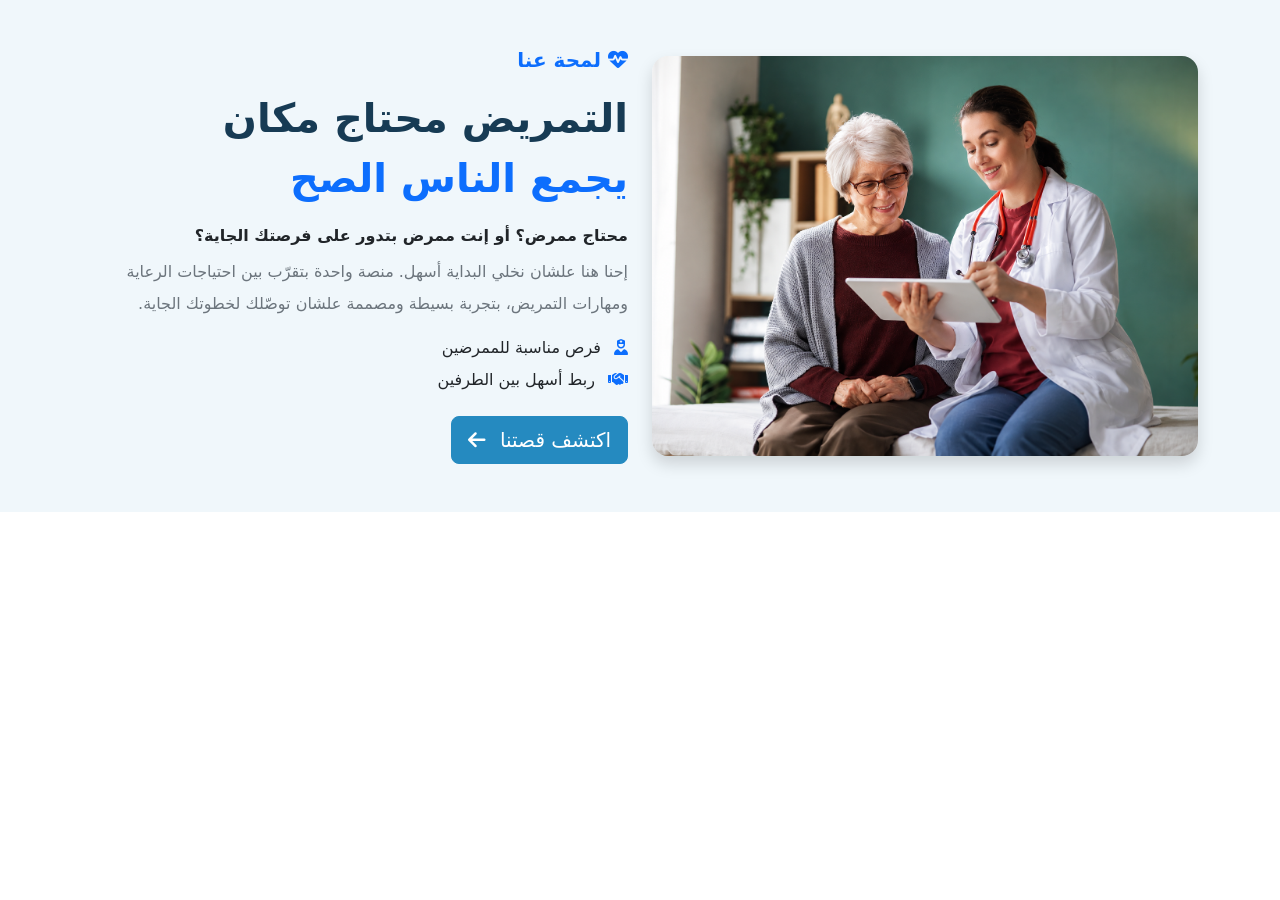
<file: about-us-section.html>
<!DOCTYPE html>
<html lang="en">
<head>
    <meta charset="UTF-8">
    <meta name="viewport" content="width=device-width, initial-scale=1.0">
    <link rel="preconnect" href="https://fonts.googleapis.com">
    <link rel="preconnect" href="https://fonts.gstatic.com" crossorigin>
    <link href="https://fonts.googleapis.com/css2?family=Lalezar&family=Libre+Caslon+Condensed:ital,wght@0,400..700;1,400..700&family=Marhey:wght@300..700&family=Rubik:ital,wght@0,300..900;1,300..900&display=swap" rel="stylesheet">
    <link rel="stylesheet" href="https://cdnjs.cloudflare.com/ajax/libs/font-awesome/6.7.2/css/all.min.css">
    <link rel="stylesheet" href="https://cdn.jsdelivr.net/npm/bootstrap@5.3.8/dist/css/bootstrap.min.css" integrity="sha384-sRIl4kxILFvY47J16cr9ZwB07vP4J8+LH7qKQnuqkuIAvNWLzeN8tE5YBujZqJLB" crossorigin="anonymous">
    <link rel="stylesheet" href="./css.css">
    <title>Nurse Web</title>
</head>
<body>

  <section id="about" class="py-5" dir="rtl">

  <div class="container">
  <div class="row align-items-center g-4">   
  <div class="col-12 col-md-6">
  <img src="./about us.png" class="img-fluid rounded-4 shadow" alt="عن منصة التمريض">
  </div>

  <div class="col-12 col-md-6 text-end">
  <h5 class="text-primary fw-bold mb-3"> <i class="fa-solid fa-heart-pulse"> </i> لمحة عنا</h5>
  <h1 class="fw-bold lh-base mb-3"> 
   التمريض محتاج مكان
  <span class="text-primary d-block">
   يجمع الناس الصح
  </span>
  </h1>

  <p class="fw-semibold mb-2"> محتاج ممرض؟ أو إنت ممرض بتدور على فرصتك الجاية؟ </p>

  <p class="text-secondary lh-lg">
   إحنا هنا علشان نخلي البداية أسهل.
   منصة واحدة بتقرّب بين احتياجات الرعاية
   ومهارات التمريض، بتجربة بسيطة ومصممة
   علشان توصّلك لخطوتك الجاية.
  </p>

  <div class="d-flex flex-column gap-2 mb-4">
    
  <span>
  <i class="fa-solid fa-user-nurse text-primary ms-2"></i>
  فرص مناسبة للممرضين
  </span>

  <span>
  <i class="fa-solid fa-handshake text-primary ms-2"></i>
   ربط أسهل بين الطرفين
  </span>
  </div>

  <a href="./Pages/AboutPage.html" class="btn btn-primary btn-lg rounded-3">
   اكتشف قصتنا
  <i class="fa-solid fa-arrow-left me-2"></i>
  </a>

  </div>
  </div>
  </div>
  </section>

</body>
</html>
</file>
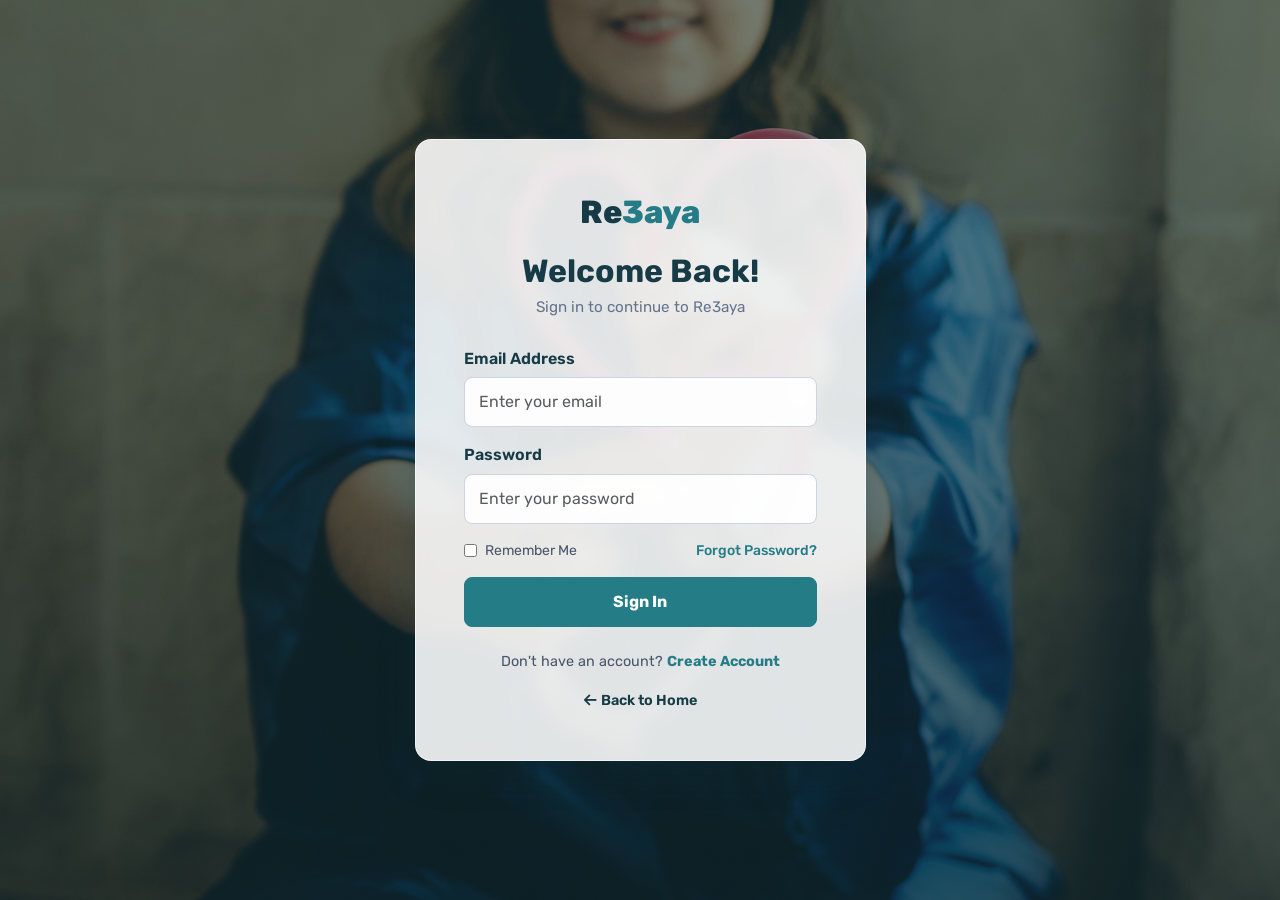
<file: pages/login.html>
<!DOCTYPE html>
<html lang="en" dir="ltr">
<head>
  <meta charset="UTF-8">
  <meta name="viewport" content="width=device-width, initial-scale=1.0">
  <title>Sign In | Re3aya</title>

  <!-- Google Fonts -->
  <link rel="preconnect" href="https://fonts.googleapis.com">
  <link rel="preconnect" href="https://fonts.gstatic.com" crossorigin>
  <link href="https://fonts.googleapis.com/css2?family=Rubik:wght@400;500;600;700;800&display=swap" rel="stylesheet">

  <!-- Font Awesome -->
  <link rel="stylesheet" href="https://cdnjs.cloudflare.com/ajax/libs/font-awesome/6.7.2/css/all.min.css">

  <!-- Bootstrap 5 -->
  <link href="https://cdn.jsdelivr.net/npm/bootstrap@5.3.8/dist/css/bootstrap.min.css" rel="stylesheet">

  <!-- Custom CSS -->
  <link rel="stylesheet" href="../css/login.css">
</head>
<body>

  <div class="container">
    <div class="row justify-content-center">
      <div class="col-12 col-sm-10 col-md-8 col-lg-5">
        <div class="login-container card p-4 p-sm-5 text-center text-md-start">

          <a href="../index.html" class="logo">
            Re<span>3aya</span>
          </a>

          <h2>Welcome Back!</h2>
          <p class="subtitle">Sign in to continue to Re3aya</p>

          <form action="../index.html" method="get" class="row g-3">

            <div class="col-12">
              <label for="email" class="form-label">Email Address</label>
              <input type="email"
                     id="email"
                     name="email"
                     class="form-control text-center text-md-start"
                     placeholder="Enter your email"
                     autocomplete="email"
                     required>
            </div>

            <div class="col-12">
              <label for="password" class="form-label">Password</label>
              <input type="password"
                     id="password"
                     name="password"
                     class="form-control text-center text-md-start"
                     placeholder="Enter your password"
                     autocomplete="current-password"
                     required>
            </div>

            <div class="col-12">
              <div class="options d-flex flex-wrap justify-content-between align-items-center gap-2">
                <label class="remember d-flex align-items-center gap-2 mb-0">
                  <input type="checkbox" name="remember">
                  <span>Remember Me</span>
                </label>
                <a href="#" class="forgot">Forgot Password?</a>
              </div>
            </div>

            <div class="col-12 mt-3">
              <button type="submit" class="btn btn-primary w-100">
                Sign In
              </button>
            </div>

          </form>

          <p class="signup-link mb-2">
            Don't have an account?
            <a href="signin.html">Create Account</a>
          </p>

          <div class="text-center mt-2">
            <a href="../index.html" class="home-link">
              <i class="fa-solid fa-arrow-left me-1"></i>Back to Home
            </a>
          </div>

        </div>
      </div>
    </div>
  </div>

</body>
</html>
</file>
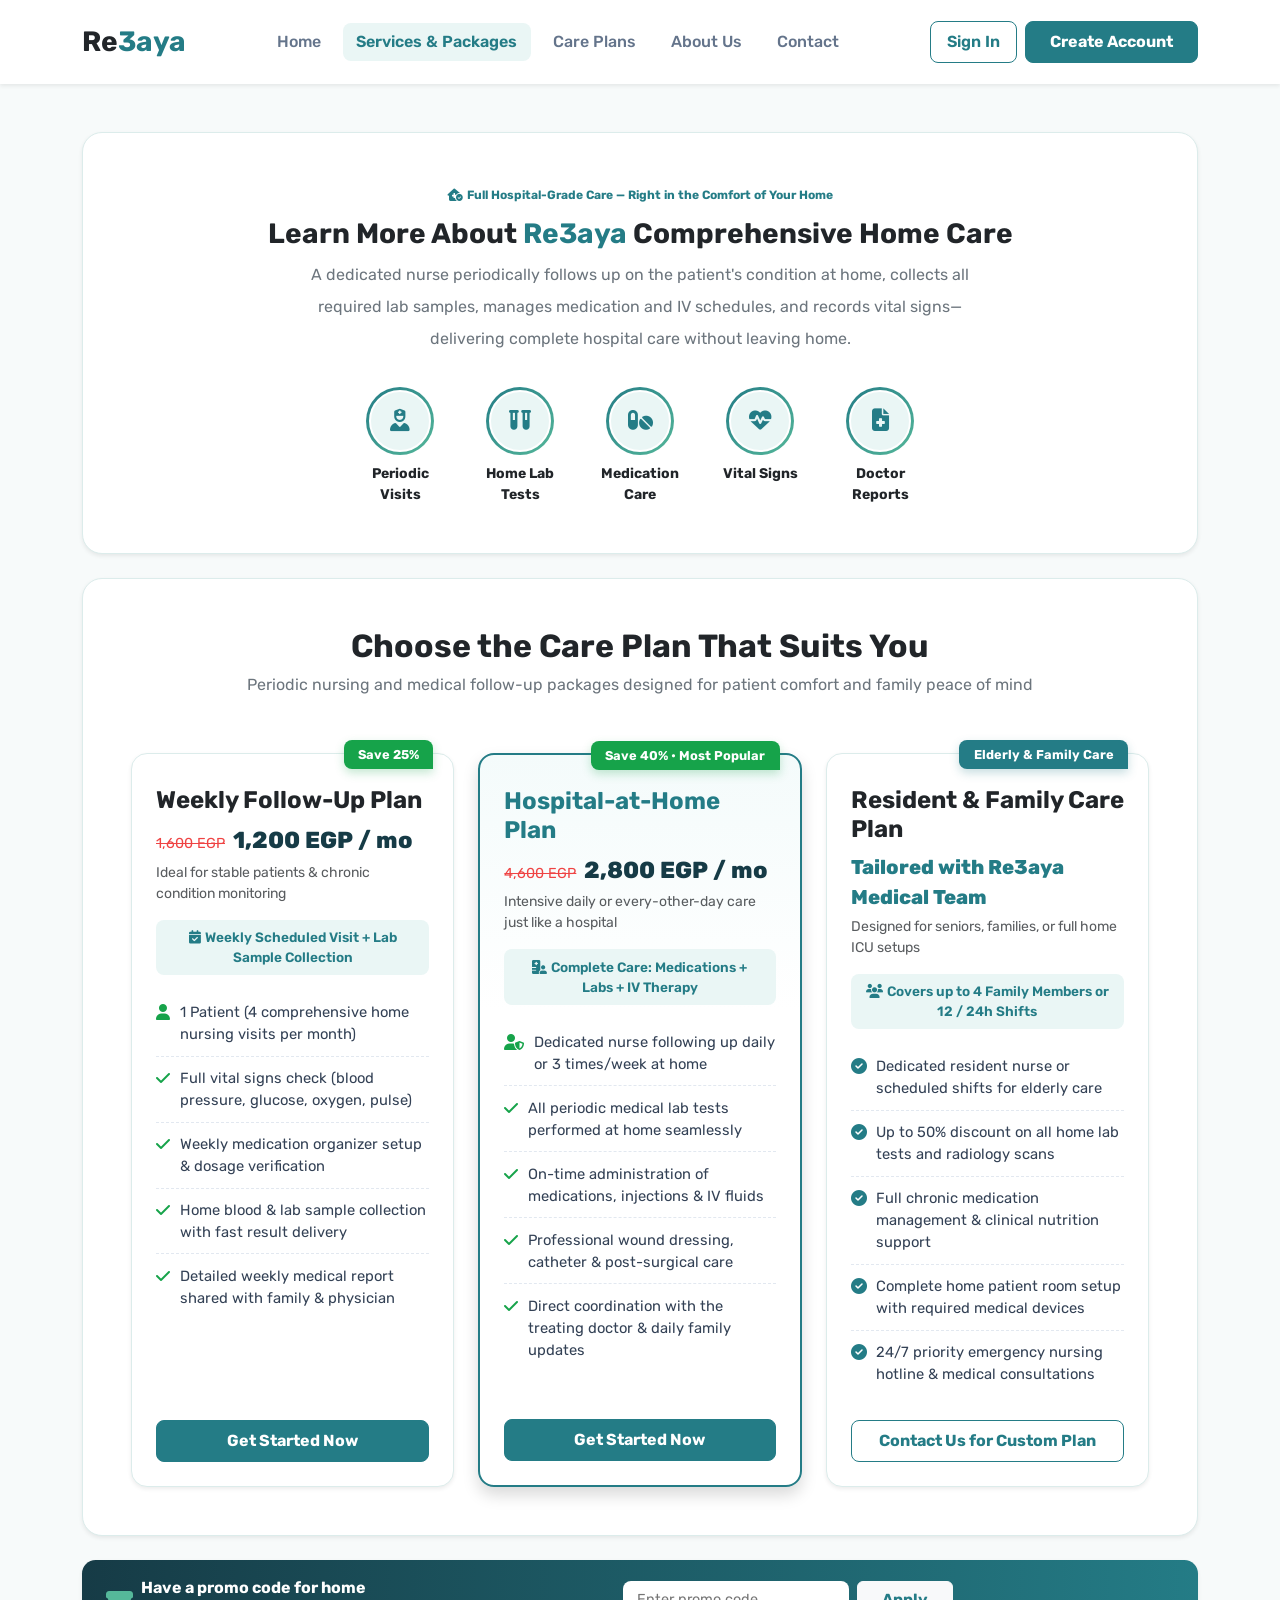
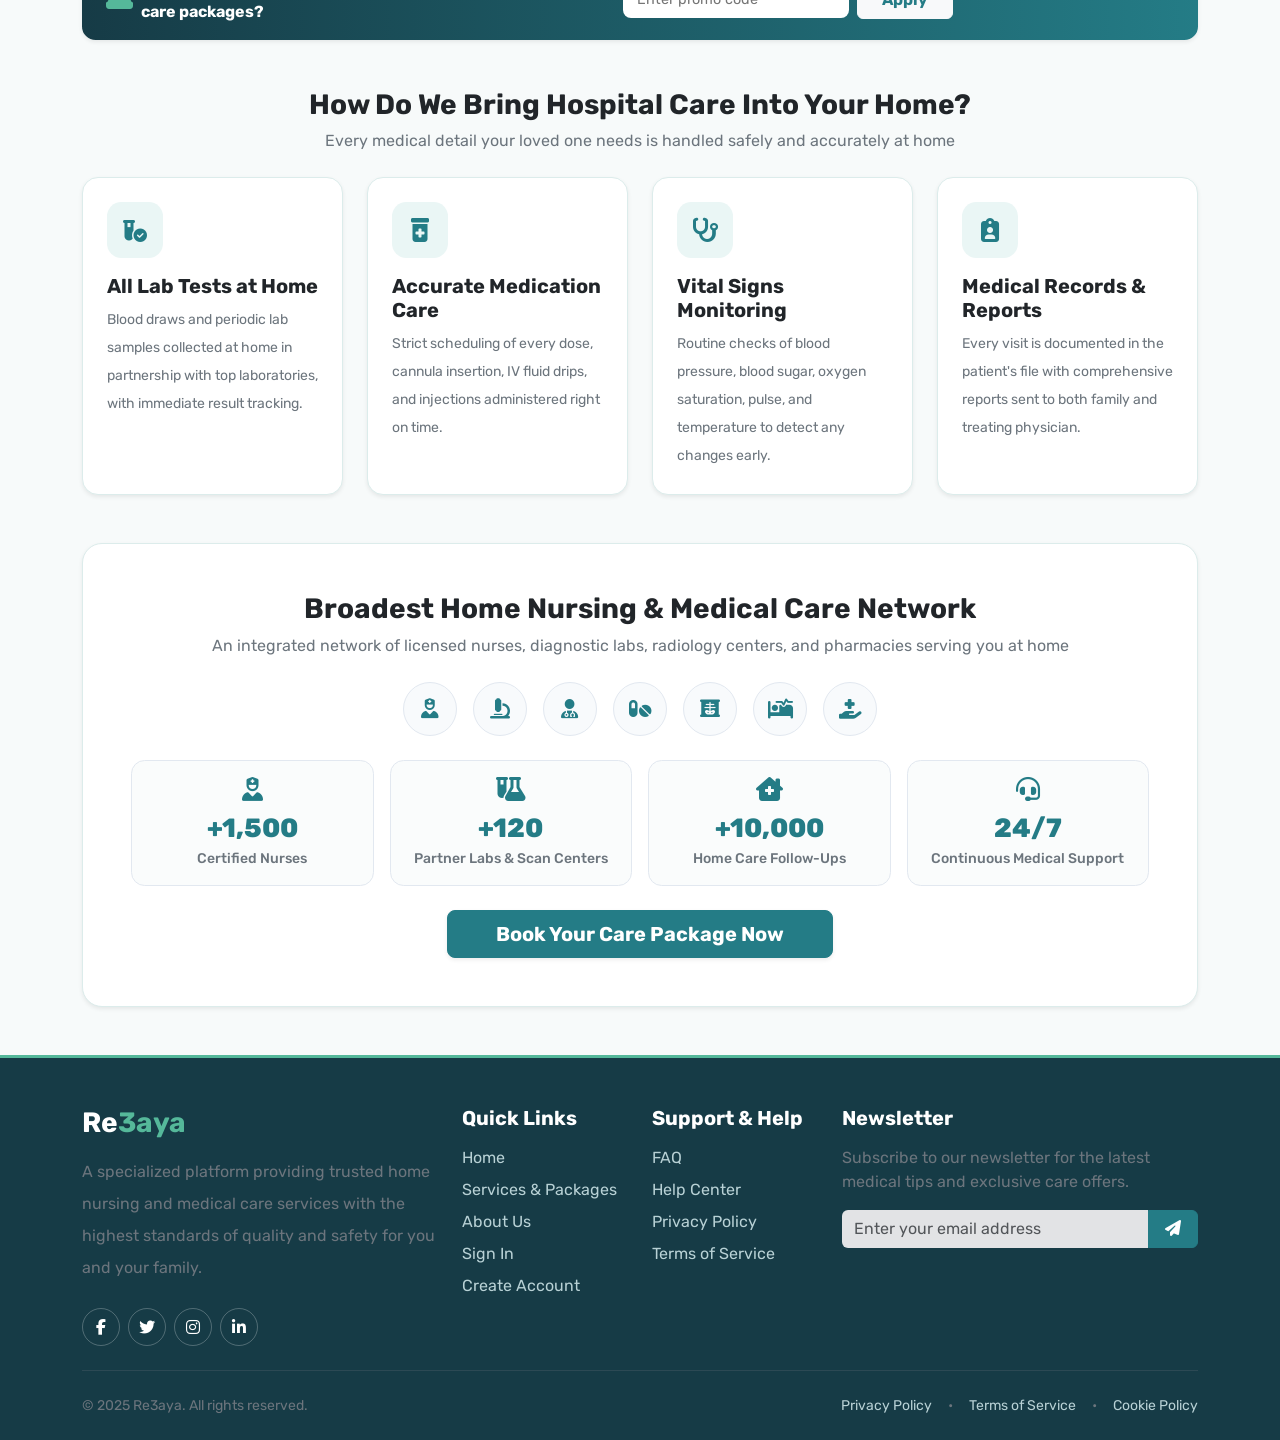
<file: pages/services.html>
<!DOCTYPE html>
<html lang="en" dir="ltr">
<head>
  <meta charset="UTF-8">
  <meta name="viewport" content="width=device-width, initial-scale=1.0">
  <title>Services &amp; Home Care Packages | Re3aya</title>

  <!-- Google Fonts -->
  <link rel="preconnect" href="https://fonts.googleapis.com">
  <link rel="preconnect" href="https://fonts.gstatic.com" crossorigin>
  <link href="https://fonts.googleapis.com/css2?family=Rubik:wght@400;500;600;700;800&display=swap" rel="stylesheet">

  <!-- Font Awesome -->
  <link rel="stylesheet" href="https://cdnjs.cloudflare.com/ajax/libs/font-awesome/6.7.2/css/all.min.css">

  <!-- Bootstrap 5 -->
  <link rel="stylesheet" href="https://cdn.jsdelivr.net/npm/bootstrap@5.3.8/dist/css/bootstrap.min.css">

  <!-- Custom CSS -->
  <link rel="stylesheet" href="../css/home-style.css">
  <link rel="stylesheet" href="../css/services.css">
</head>
<body>

  <!-- Navbar Start -->
  <header class="sticky-top">
    <nav class="navbar bg-white shadow-sm py-3">
      <div class="container d-flex flex-wrap justify-content-between align-items-center gap-2">

        <a class="navbar-brand fw-bold fs-3 text-dark text-decoration-none m-0" href="../index.html">
          Re<span class="brand-accent">3aya</span>
        </a>

        <ul class="nav justify-content-center gap-1 gap-md-2 order-3 order-lg-2 w-100 w-lg-auto pt-2 pt-lg-0 nav-mobile-divider">
          <li class="nav-item"><a class="nav-link" href="../index.html">Home</a></li>
          <li class="nav-item"><a class="nav-link active" href="services.html">Services &amp; Packages</a></li>
          <li class="nav-item"><a class="nav-link" href="#packages">Care Plans</a></li>
          <li class="nav-item"><a class="nav-link" href="../index.html#about">About Us</a></li>
          <li class="nav-item"><a class="nav-link" href="#contact">Contact</a></li>
        </ul>

        <div class="d-flex align-items-center gap-2 order-2 order-lg-3">
          <a href="login.html" class="btn btn-outline-teal px-3 py-2 rounded-3 fw-semibold">Sign In</a>
          <a href="signin.html" class="btn btn-teal px-3 px-md-4 py-2 rounded-3 fw-bold">Create Account</a>
        </div>

      </div>
    </nav>
  </header>
  <!-- Navbar End -->

  <main class="py-4 py-md-5">
    <div class="container">

      <!-- 1. Top Intro Section (Vezeeta Shamel Style) -->
      <section class="shamel-intro-card shadow-sm p-4 p-md-5 mb-4 text-center">
        <span class="badge rounded-pill bg-teal-subtle brand-accent px-3 py-2 mb-2 fw-bold">
          <i class="fa-solid fa-house-medical-circle-check me-1"></i>Full Hospital-Grade Care — Right in the Comfort of Your Home
        </span>
        <h1 class="h3 fw-bold text-dark mb-2">
          Learn More About <span class="brand-accent">Re3aya</span> Comprehensive Home Care
        </h1>
        <p class="text-secondary col-12 col-lg-8 mx-auto mb-4 lh-lg">
          A dedicated nurse periodically follows up on the patient's condition at home, collects all required lab samples, manages medication and IV schedules, and records vital signs—delivering complete hospital care without leaving home.
        </p>

        <!-- Circular Service Highlights -->
        <div class="d-flex flex-wrap justify-content-center gap-3 gap-md-4 pt-2">
          <div class="story-circle-item text-center">
            <div class="story-circle">
              <div class="story-circle-inner">
                <i class="fa-solid fa-user-nurse"></i>
              </div>
            </div>
            <span class="small fw-bold text-dark d-block">Periodic Visits</span>
          </div>

          <div class="story-circle-item text-center">
            <div class="story-circle">
              <div class="story-circle-inner">
                <i class="fa-solid fa-vials"></i>
              </div>
            </div>
            <span class="small fw-bold text-dark d-block">Home Lab Tests</span>
          </div>

          <div class="story-circle-item text-center">
            <div class="story-circle">
              <div class="story-circle-inner">
                <i class="fa-solid fa-pills"></i>
              </div>
            </div>
            <span class="small fw-bold text-dark d-block">Medication Care</span>
          </div>

          <div class="story-circle-item text-center">
            <div class="story-circle">
              <div class="story-circle-inner">
                <i class="fa-solid fa-heart-pulse"></i>
              </div>
            </div>
            <span class="small fw-bold text-dark d-block">Vital Signs</span>
          </div>

          <div class="story-circle-item text-center">
            <div class="story-circle">
              <div class="story-circle-inner">
                <i class="fa-solid fa-file-medical"></i>
              </div>
            </div>
            <span class="small fw-bold text-dark d-block">Doctor Reports</span>
          </div>
        </div>
      </section>

      <!-- 2. Choose Your Package Section (3-Cards Layout) -->
      <section id="packages" class="packages-wrapper shadow-sm p-4 p-md-5 mb-4">
        <div class="text-center mb-5">
          <h2 class="fw-bold text-dark mb-2">Choose the Care Plan That Suits You</h2>
          <p class="text-secondary mb-0">
            Periodic nursing and medical follow-up packages designed for patient comfort and family peace of mind
          </p>
        </div>

        <div class="row g-4 justify-content-center pt-2">

          <!-- Package 1: Weekly Periodic Care -->
          <div class="col-12 col-lg-4">
            <div class="package-card shadow-sm p-4 text-center text-lg-start">
              <span class="save-badge">Save 25%</span>

              <div class="mt-2 mb-3">
                <h4 class="fw-bold text-dark mb-2">Weekly Follow-Up Plan</h4>
                <div class="d-flex flex-wrap align-items-baseline justify-content-center justify-content-lg-start gap-2">
                  <span class="old-price">1,600 EGP</span>
                  <span class="current-price">1,200 EGP / mo</span>
                </div>
                <span class="text-muted small d-block mt-1">Ideal for stable patients &amp; chronic condition monitoring</span>
              </div>

              <div class="savings-pill mb-3 text-center">
                <i class="fa-solid fa-calendar-check me-1"></i>Weekly Scheduled Visit + Lab Sample Collection
              </div>

              <ul class="list-unstyled package-features mb-4 p-0">
                <li>
                  <i class="fa-solid fa-user check-icon"></i>
                  <span>1 Patient (4 comprehensive home nursing visits per month)</span>
                </li>
                <li>
                  <i class="fa-solid fa-check check-icon"></i>
                  <span>Full vital signs check (blood pressure, glucose, oxygen, pulse)</span>
                </li>
                <li>
                  <i class="fa-solid fa-check check-icon"></i>
                  <span>Weekly medication organizer setup &amp; dosage verification</span>
                </li>
                <li>
                  <i class="fa-solid fa-check check-icon"></i>
                  <span>Home blood &amp; lab sample collection with fast result delivery</span>
                </li>
                <li>
                  <i class="fa-solid fa-check check-icon"></i>
                  <span>Detailed weekly medical report shared with family &amp; physician</span>
                </li>
              </ul>

              <div class="mt-auto">
                <a href="signin.html" class="btn btn-teal w-100 py-2 fw-bold rounded-3">
                  Get Started Now
                </a>
              </div>
            </div>
          </div>

          <!-- Package 2: Intensive Home Hospital Care (Featured) -->
          <div class="col-12 col-lg-4">
            <div class="package-card featured-package shadow p-4 text-center text-lg-start">
              <span class="save-badge">Save 40% • Most Popular</span>

              <div class="mt-2 mb-3">
                <h4 class="fw-bold brand-accent mb-2">Hospital-at-Home Plan</h4>
                <div class="d-flex flex-wrap align-items-baseline justify-content-center justify-content-lg-start gap-2">
                  <span class="old-price">4,600 EGP</span>
                  <span class="current-price">2,800 EGP / mo</span>
                </div>
                <span class="text-muted small d-block mt-1">Intensive daily or every-other-day care just like a hospital</span>
              </div>

              <div class="savings-pill mb-3 text-center">
                <i class="fa-solid fa-hospital-user me-1"></i>Complete Care: Medications + Labs + IV Therapy
              </div>

              <ul class="list-unstyled package-features mb-4 p-0">
                <li>
                  <i class="fa-solid fa-user-shield check-icon"></i>
                  <span>Dedicated nurse following up daily or 3 times/week at home</span>
                </li>
                <li>
                  <i class="fa-solid fa-check check-icon"></i>
                  <span>All periodic medical lab tests performed at home seamlessly</span>
                </li>
                <li>
                  <i class="fa-solid fa-check check-icon"></i>
                  <span>On-time administration of medications, injections &amp; IV fluids</span>
                </li>
                <li>
                  <i class="fa-solid fa-check check-icon"></i>
                  <span>Professional wound dressing, catheter &amp; post-surgical care</span>
                </li>
                <li>
                  <i class="fa-solid fa-check check-icon"></i>
                  <span>Direct coordination with the treating doctor &amp; daily family updates</span>
                </li>
              </ul>

              <div class="mt-auto">
                <a href="signin.html" class="btn btn-teal w-100 py-2 fw-bold rounded-3">
                  Get Started Now
                </a>
              </div>
            </div>
          </div>

          <!-- Package 3: Family & Elderly / Full-Time Care -->
          <div class="col-12 col-lg-4">
            <div class="package-card shadow-sm p-4 text-center text-lg-start">
              <span class="save-badge badge-teal">Elderly &amp; Family Care</span>

              <div class="mt-2 mb-3">
                <h4 class="fw-bold text-dark mb-2">Resident &amp; Family Care Plan</h4>
                <div class="d-flex flex-wrap align-items-baseline justify-content-center justify-content-lg-start gap-2">
                  <span class="current-price fs-5 brand-accent">Tailored with Re3aya Medical Team</span>
                </div>
                <span class="text-muted small d-block mt-1">Designed for seniors, families, or full home ICU setups</span>
              </div>

              <div class="savings-pill mb-3 text-center">
                <i class="fa-solid fa-users me-1"></i>Covers up to 4 Family Members or 12 / 24h Shifts
              </div>

              <ul class="list-unstyled package-features mb-4 p-0">
                <li>
                  <i class="fa-solid fa-circle-check info-icon"></i>
                  <span>Dedicated resident nurse or scheduled shifts for elderly care</span>
                </li>
                <li>
                  <i class="fa-solid fa-circle-check info-icon"></i>
                  <span>Up to 50% discount on all home lab tests and radiology scans</span>
                </li>
                <li>
                  <i class="fa-solid fa-circle-check info-icon"></i>
                  <span>Full chronic medication management &amp; clinical nutrition support</span>
                </li>
                <li>
                  <i class="fa-solid fa-circle-check info-icon"></i>
                  <span>Complete home patient room setup with required medical devices</span>
                </li>
                <li>
                  <i class="fa-solid fa-circle-check info-icon"></i>
                  <span>24/7 priority emergency nursing hotline &amp; medical consultations</span>
                </li>
              </ul>

              <div class="mt-auto">
                <a href="signin.html" class="btn btn-outline-teal w-100 py-2 fw-bold rounded-3">
                  Contact Us for Custom Plan
                </a>
              </div>
            </div>
          </div>

        </div>
      </section>

      <!-- 3. Promo Code Strip -->
      <section class="promo-bar shadow-sm p-3 px-md-4 mb-4">
        <div class="d-flex flex-column flex-md-row justify-content-between align-items-center gap-3 text-center text-md-start">
          <div class="d-flex align-items-center justify-content-center gap-2 fw-bold fs-6">
            <i class="fa-solid fa-ticket-simple fs-4 brand-mint"></i>
            <span>Have a promo code for home care packages?</span>
          </div>

          <form action="signin.html" method="get" class="d-flex flex-column flex-sm-row align-items-stretch align-items-sm-center gap-2 w-100 w-md-auto justify-content-center">
            <input type="text" name="promo" class="promo-input text-dark text-center text-sm-start" placeholder="Enter promo code">
            <button type="submit" class="btn btn-light fw-bold brand-accent px-4">
              Apply
            </button>
          </form>
        </div>
      </section>

      <!-- 4. How Hospital-at-Home Works (4 Detailed Cards) -->
      <section class="py-4 mb-4">
        <div class="text-center mb-4">
          <h3 class="fw-bold text-dark mb-2">How Do We Bring Hospital Care Into Your Home?</h3>
          <p class="text-secondary mb-0">Every medical detail your loved one needs is handled safely and accurately at home</p>
        </div>

        <div class="row g-4 text-center text-md-start">
          <div class="col-12 col-sm-6 col-lg-3">
            <div class="care-step-card h-100 p-4 shadow-sm d-flex flex-column align-items-center align-items-md-start">
              <div class="step-icon-box mb-3">
                <i class="fa-solid fa-vial-circle-check"></i>
              </div>
              <h5 class="fw-bold text-dark mb-2">All Lab Tests at Home</h5>
              <p class="text-secondary small lh-lg mb-0">
                Blood draws and periodic lab samples collected at home in partnership with top laboratories, with immediate result tracking.
              </p>
            </div>
          </div>

          <div class="col-12 col-sm-6 col-lg-3">
            <div class="care-step-card h-100 p-4 shadow-sm d-flex flex-column align-items-center align-items-md-start">
              <div class="step-icon-box mb-3">
                <i class="fa-solid fa-prescription-bottle-medical"></i>
              </div>
              <h5 class="fw-bold text-dark mb-2">Accurate Medication Care</h5>
              <p class="text-secondary small lh-lg mb-0">
                Strict scheduling of every dose, cannula insertion, IV fluid drips, and injections administered right on time.
              </p>
            </div>
          </div>

          <div class="col-12 col-sm-6 col-lg-3">
            <div class="care-step-card h-100 p-4 shadow-sm d-flex flex-column align-items-center align-items-md-start">
              <div class="step-icon-box mb-3">
                <i class="fa-solid fa-stethoscope"></i>
              </div>
              <h5 class="fw-bold text-dark mb-2">Vital Signs Monitoring</h5>
              <p class="text-secondary small lh-lg mb-0">
                Routine checks of blood pressure, blood sugar, oxygen saturation, pulse, and temperature to detect any changes early.
              </p>
            </div>
          </div>

          <div class="col-12 col-sm-6 col-lg-3">
            <div class="care-step-card h-100 p-4 shadow-sm d-flex flex-column align-items-center align-items-md-start">
              <div class="step-icon-box mb-3">
                <i class="fa-solid fa-clipboard-user"></i>
              </div>
              <h5 class="fw-bold text-dark mb-2">Medical Records &amp; Reports</h5>
              <p class="text-secondary small lh-lg mb-0">
                Every visit is documented in the patient's file with comprehensive reports sent to both family and treating physician.
              </p>
            </div>
          </div>
        </div>
      </section>

      <!-- 5. Broadest Medical Network & Stats Section -->
      <section class="network-card shadow-sm p-4 p-md-5 text-center">
        <h3 class="fw-bold text-dark mb-2">Broadest Home Nursing &amp; Medical Care Network</h3>
        <p class="text-secondary mb-4">
          An integrated network of licensed nurses, diagnostic labs, radiology centers, and pharmacies serving you at home
        </p>

        <!-- Partner Icons Strip -->
        <div class="d-flex flex-wrap justify-content-center gap-3 mb-4">
          <div class="partner-badge" title="Home Nursing"><i class="fa-solid fa-user-nurse"></i></div>
          <div class="partner-badge" title="Diagnostic Labs"><i class="fa-solid fa-microscope"></i></div>
          <div class="partner-badge" title="Specialist Doctors"><i class="fa-solid fa-user-doctor"></i></div>
          <div class="partner-badge" title="Medication Delivery"><i class="fa-solid fa-pills"></i></div>
          <div class="partner-badge" title="Home Radiology"><i class="fa-solid fa-x-ray"></i></div>
          <div class="partner-badge" title="Home ICU Care"><i class="fa-solid fa-bed-pulse"></i></div>
          <div class="partner-badge" title="Elderly Care"><i class="fa-solid fa-hand-holding-medical"></i></div>
        </div>

        <!-- 4 Stat Boxes -->
        <div class="row g-3 mb-4">
          <div class="col-6 col-lg-3">
            <div class="stat-box p-3 h-100">
              <i class="fa-solid fa-user-nurse brand-accent fs-4 mb-2"></i>
              <div class="stat-number">+1,500</div>
              <div class="text-secondary small fw-medium">Certified Nurses</div>
            </div>
          </div>

          <div class="col-6 col-lg-3">
            <div class="stat-box p-3 h-100">
              <i class="fa-solid fa-flask-vial brand-accent fs-4 mb-2"></i>
              <div class="stat-number">+120</div>
              <div class="text-secondary small fw-medium">Partner Labs &amp; Scan Centers</div>
            </div>
          </div>

          <div class="col-6 col-lg-3">
            <div class="stat-box p-3 h-100">
              <i class="fa-solid fa-house-chimney-medical brand-accent fs-4 mb-2"></i>
              <div class="stat-number">+10,000</div>
              <div class="text-secondary small fw-medium">Home Care Follow-Ups</div>
            </div>
          </div>

          <div class="col-6 col-lg-3">
            <div class="stat-box p-3 h-100">
              <i class="fa-solid fa-headset brand-accent fs-4 mb-2"></i>
              <div class="stat-number">24/7</div>
              <div class="text-secondary small fw-medium">Continuous Medical Support</div>
            </div>
          </div>
        </div>

        <a href="signin.html" class="btn btn-teal btn-lg px-5 py-2 rounded-3 fw-bold shadow-sm">
          Book Your Care Package Now
        </a>
      </section>

    </div>
  </main>

  <!-- Footer Start -->
  <footer id="contact" class="footer pt-5 pb-4 text-light">
    <div class="container">
      <div class="row g-4 text-center text-md-start">

        <div class="col-12 col-lg-4 col-md-6">
          <h3 class="fw-bold text-white mb-3">Re<span class="brand-mint">3aya</span></h3>
          <p class="text-secondary lh-lg mb-4">
            A specialized platform providing trusted home nursing and medical care services with the highest standards of quality and safety for you and your family.
          </p>
          <div class="social-links d-flex justify-content-center justify-content-md-start gap-2">
            <a href="#" aria-label="Facebook"><i class="fab fa-facebook-f"></i></a>
            <a href="#" aria-label="Twitter"><i class="fab fa-twitter"></i></a>
            <a href="#" aria-label="Instagram"><i class="fab fa-instagram"></i></a>
            <a href="#" aria-label="LinkedIn"><i class="fab fa-linkedin-in"></i></a>
          </div>
        </div>

        <div class="col-6 col-lg-2 col-md-6">
          <h5 class="text-white fw-bold mb-3">Quick Links</h5>
          <ul class="list-unstyled d-flex flex-column gap-2 mb-0">
            <li><a href="../index.html">Home</a></li>
            <li><a href="services.html">Services &amp; Packages</a></li>
            <li><a href="../index.html#about">About Us</a></li>
            <li><a href="login.html">Sign In</a></li>
            <li><a href="signin.html">Create Account</a></li>
          </ul>
        </div>

        <div class="col-6 col-lg-2 col-md-6">
          <h5 class="text-white fw-bold mb-3">Support &amp; Help</h5>
          <ul class="list-unstyled d-flex flex-column gap-2 mb-0">
            <li><a href="#">FAQ</a></li>
            <li><a href="#">Help Center</a></li>
            <li><a href="#">Privacy Policy</a></li>
            <li><a href="#">Terms of Service</a></li>
          </ul>
        </div>

        <div class="col-12 col-lg-4 col-md-6">
          <h5 class="text-white fw-bold mb-3">Newsletter</h5>
          <p class="text-secondary mb-3">Subscribe to our newsletter for the latest medical tips and exclusive care offers.</p>
          <form action="#" class="d-flex">
            <input type="email" class="form-control rounded-0 rounded-start bg-secondary-subtle border-0" placeholder="Enter your email address" required>
            <button class="btn btn-teal rounded-0 rounded-end px-3" type="submit" aria-label="Subscribe">
              <i class="fas fa-paper-plane"></i>
            </button>
          </form>
        </div>

      </div>

      <hr class="border-secondary my-4">
      <div class="d-flex flex-column flex-md-row justify-content-between align-items-center text-secondary small gap-2 text-center">
        <p class="mb-0">© 2025 Re3aya. All rights reserved.</p>
        <div class="d-flex flex-wrap justify-content-center gap-3">
          <a href="#">Privacy Policy</a>
          <span>•</span>
          <a href="#">Terms of Service</a>
          <span>•</span>
          <a href="#">Cookie Policy</a>
        </div>
      </div>
    </div>
  </footer>
  <!-- Footer End -->

</body>
</html>
</file>
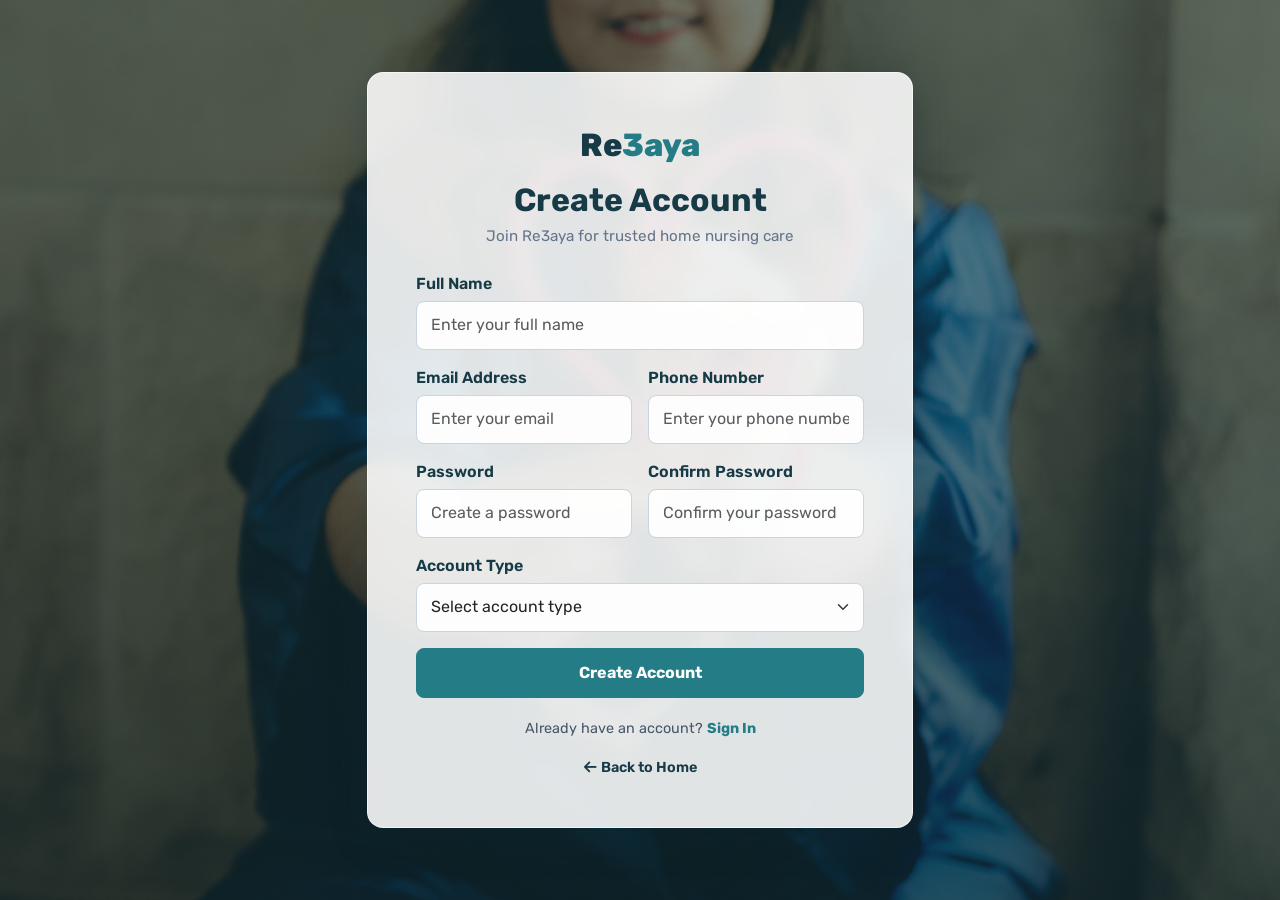
<file: pages/signin.html>
<!DOCTYPE html>
<html lang="en" dir="ltr">
<head>
  <meta charset="UTF-8">
  <meta name="viewport" content="width=device-width, initial-scale=1.0">
  <title>Create Account | Re3aya</title>

  <!-- Google Fonts -->
  <link rel="preconnect" href="https://fonts.googleapis.com">
  <link rel="preconnect" href="https://fonts.gstatic.com" crossorigin>
  <link href="https://fonts.googleapis.com/css2?family=Rubik:wght@400;500;600;700;800&display=swap" rel="stylesheet">

  <!-- Font Awesome -->
  <link rel="stylesheet" href="https://cdnjs.cloudflare.com/ajax/libs/font-awesome/6.7.2/css/all.min.css">

  <!-- Bootstrap 5 -->
  <link href="https://cdn.jsdelivr.net/npm/bootstrap@5.3.8/dist/css/bootstrap.min.css" rel="stylesheet">

  <!-- Custom CSS -->
  <link rel="stylesheet" href="../css/signin.css">
</head>
<body>

  <div class="container">
    <div class="row justify-content-center">
      <div class="col-12 col-sm-10 col-md-8 col-lg-6">
        <div class="signin-container card p-4 p-sm-5 text-center text-md-start">

          <a href="../index.html" class="logo">
            Re<span>3aya</span>
          </a>

          <h2>Create Account</h2>
          <p class="subtitle">Join Re3aya for trusted home nursing care</p>

          <form action="../index.html" method="get" class="row g-3">

            <div class="col-12">
              <label for="fullname" class="form-label">Full Name</label>
              <input type="text"
                     id="fullname"
                     name="fullname"
                     class="form-control text-center text-md-start"
                     placeholder="Enter your full name"
                     autocomplete="name"
                     required>
            </div>

            <div class="col-12 col-md-6">
              <label for="email" class="form-label">Email Address</label>
              <input type="email"
                     id="email"
                     name="email"
                     class="form-control text-center text-md-start"
                     placeholder="Enter your email"
                     autocomplete="email"
                     required>
            </div>

            <div class="col-12 col-md-6">
              <label for="phone" class="form-label">Phone Number</label>
              <input type="tel"
                     id="phone"
                     name="phone"
                     class="form-control text-center text-md-start"
                     placeholder="Enter your phone number"
                     autocomplete="tel"
                     required>
            </div>

            <div class="col-12 col-md-6">
              <label for="password" class="form-label">Password</label>
              <input type="password"
                     id="password"
                     name="password"
                     class="form-control text-center text-md-start"
                     placeholder="Create a password"
                     autocomplete="new-password"
                     required>
            </div>

            <div class="col-12 col-md-6">
              <label for="confirm-password" class="form-label">Confirm Password</label>
              <input type="password"
                     id="confirm-password"
                     name="confirm-password"
                     class="form-control text-center text-md-start"
                     placeholder="Confirm your password"
                     autocomplete="new-password"
                     required>
            </div>

            <div class="col-12">
              <label for="account-type" class="form-label">Account Type</label>
              <select id="account-type"
                      name="account-type"
                      class="form-select text-center text-md-start"
                      required>
                <option value="">Select account type</option>
                <option value="client">Client (Patient / Family)</option>
                <option value="nurse">Qualified Nurse</option>
              </select>
            </div>

            <div class="col-12 mt-3">
              <button type="submit" class="btn btn-primary w-100">
                Create Account
              </button>
            </div>

          </form>

          <p class="signin-link mb-2">
            Already have an account?
            <a href="login.html">Sign In</a>
          </p>

          <div class="text-center mt-2">
            <a href="../index.html" class="home-link">
              <i class="fa-solid fa-arrow-left me-1"></i>Back to Home
            </a>
          </div>

        </div>
      </div>
    </div>
  </div>

</body>
</html>
</file>
<file: css.css>
#about {
    background: #f0f7fb;
}

#about img {
    width: 100%;
    height: 400px;
    object-fit: cover;
}

#about h1 {
    color: #173b54;
}

#about .btn {
    background: #258ac0;
    border-color: #258ac0;
}

#about .btn:hover {
    background: #17668f;
}

@media (max-width: 767px) {
    #about img {
        height: 280px;
    }
}
</file>
<file: css/login.css>
/* =========================================
   Re3aya - Login Page Stylesheet
   ========================================= */

* {
  margin: 0;
  padding: 0;
  box-sizing: border-box;
}

body {
  font-family: 'Rubik', sans-serif;
  min-height: 100vh;
  display: flex;
  align-items: center;
  justify-content: center;
  padding: 2rem 0;
  background-image:
    linear-gradient(
      rgba(22, 59, 70, 0.55),
      rgba(16, 43, 51, 0.70)
    ),
    url("../img/background.jpg");
  background-size: cover;
  background-position: center;
  background-repeat: no-repeat;
  background-attachment: fixed;
}

.login-container {
  background: rgba(255, 255, 255, 0.88) !important;
  backdrop-filter: blur(8px);
  -webkit-backdrop-filter: blur(8px);
  border: 1px solid rgba(255, 255, 255, 0.6) !important;
  border-radius: 1rem !important;
  box-shadow: 0 12px 36px rgba(16, 43, 51, 0.28) !important;
}

.logo {
  display: block;
  text-align: center;
  color: #163B46;
  font-size: 2rem;
  font-weight: 800;
  text-decoration: none;
  margin-bottom: 1rem;
}

.logo span {
  color: #247C86;
}

h2 {
  text-align: center;
  color: #163B46;
  font-weight: 700;
  margin-bottom: 0.4rem;
}

.subtitle {
  text-align: center;
  color: #64748B;
  margin-bottom: 1.75rem;
  font-size: 0.95rem;
}

.form-label {
  color: #163B46;
  font-weight: 600;
  margin-bottom: 0.4rem;
}

.form-control {
  padding: 0.75rem 0.9rem;
  border-radius: 0.5rem;
  border: 1px solid #CBD5E1;
  background-color: rgba(255, 255, 255, 0.95);
}

.form-control:focus {
  border-color: #247C86;
  box-shadow: 0 0 0 0.2rem rgba(36, 124, 134, 0.2);
}

.options {
  font-size: 0.875rem;
}

.remember {
  color: #475569;
  cursor: pointer;
}

.remember input {
  accent-color: #247C86;
}

.forgot {
  color: #247C86;
  font-weight: 500;
  text-decoration: none;
}

.forgot:hover {
  color: #163B46;
  text-decoration: underline;
}

.btn-primary {
  background-color: #247C86;
  border-color: #247C86;
  padding: 0.75rem;
  border-radius: 0.5rem;
  font-weight: 700;
  transition: all 0.25s ease;
}

.btn-primary:hover,
.btn-primary:focus {
  background-color: #163B46;
  border-color: #163B46;
}

.signup-link {
  text-align: center;
  margin-top: 1.5rem;
  color: #475569;
  font-size: 0.9rem;
}

.signup-link a {
  color: #247C86;
  font-weight: 700;
  text-decoration: none;
}

.signup-link a:hover {
  text-decoration: underline;
}

.home-link {
  display: inline-block;
  color: #163B46;
  font-weight: 600;
  font-size: 0.9rem;
  text-decoration: none;
  transition: color 0.2s ease;
}

.home-link:hover {
  color: #247C86;
  text-decoration: underline;
}
</file>
<file: css/home-style.css>
/* =========================================
   Re3aya - Unified Home Page Stylesheet (LTR)
   ========================================= */

:root {
  --re3aya-primary: #247C86;
  --re3aya-primary-dark: #1B5E66;
  --re3aya-dark: #163B46;
  --re3aya-mint: #55B89A;
  --re3aya-mint-light: #77dfc6;
  --re3aya-light-bg: #EAF6F5;
  --re3aya-body-bg: #F7FAFA;
  --re3aya-text-muted: #64748B;
}

html {
  scroll-behavior: smooth;
}

/* 1. Base Typography & Body */
body {
  font-family: 'Rubik', sans-serif;
  background-color: var(--re3aya-body-bg);
  color: #1E293B;
  overflow-x: hidden;
}

/* Re3aya Brand Colors */
.brand-accent {
  color: var(--re3aya-primary) !important;
}

.brand-mint {
  color: var(--re3aya-mint) !important;
}

.btn-teal {
  background-color: var(--re3aya-primary);
  border-color: var(--re3aya-primary);
  color: #ffffff;
  transition: all 0.25s ease;
}

.btn-teal:hover,
.btn-teal:focus {
  background-color: var(--re3aya-primary-dark);
  border-color: var(--re3aya-primary-dark);
  color: #ffffff;
  transform: translateY(-2px);
}

.btn-outline-teal {
  color: var(--re3aya-primary);
  border: 1.5px solid var(--re3aya-primary);
  background-color: transparent;
  transition: all 0.25s ease;
}

.btn-outline-teal:hover,
.btn-outline-teal:focus {
  background-color: var(--re3aya-primary);
  border-color: var(--re3aya-primary);
  color: #ffffff;
  transform: translateY(-2px);
}

/* 2. Navigation Bar (Navbar) */
.nav .nav-link {
  color: var(--re3aya-text-muted);
  font-weight: 500;
  padding: 0.45rem 0.85rem;
  border-radius: 0.5rem;
  transition: all 0.2s ease;
}

.nav .nav-link:hover,
.nav .nav-link.active {
  color: var(--re3aya-primary) !important;
  background-color: var(--re3aya-light-bg);
  font-weight: 600;
}

@media (max-width: 991.98px) {
  .nav-mobile-divider {
    border-top: 1px solid #E2E8F0;
  }
}

@media (min-width: 992px) {
  .w-lg-auto {
    width: auto !important;
  }
}

/* 3. Hero Section (Centered Content) */
.hero-section {
  min-height: calc(100vh - 72px);
  min-height: calc(100svh - 72px);
  position: relative;
  display: flex;
  align-items: center;
  justify-content: center;
  text-align: center;
  background-image:
    linear-gradient(
      180deg,
      rgba(16, 43, 51, 0.84) 0%,
      rgba(22, 59, 70, 0.78) 55%,
      rgba(16, 43, 51, 0.88) 100%
    ),
    url("../img/nurse-heart.jpeg");
  background-size: cover;
  background-position: center;
  background-repeat: no-repeat;
  color: #ffffff;
}

.hero-eyebrow {
  display: inline-block;
  color: var(--re3aya-mint-light);
  font-size: 0.82rem;
  font-weight: 700;
  letter-spacing: 1.8px;
  text-transform: uppercase;
  background: rgba(119, 223, 198, 0.14);
  border: 1px solid rgba(119, 223, 198, 0.35);
  padding: 0.45rem 1.15rem;
  border-radius: 50rem;
}

.hero-title {
  font-size: clamp(2.25rem, 5vw, 3.85rem);
  font-weight: 800;
  line-height: 1.15;
  letter-spacing: -1px;
}

.hero-highlight {
  color: var(--re3aya-mint-light);
}

.hero-description {
  max-width: 620px;
  color: rgba(255, 255, 255, 0.9);
  font-size: 1.08rem;
  line-height: 1.8;
}

.btn-hero-primary {
  background-color: var(--re3aya-mint);
  color: #0d2b26;
  border: 1px solid var(--re3aya-mint);
  border-radius: 0.75rem;
  transition: all 0.25s ease;
}

.btn-hero-primary:hover {
  background-color: var(--re3aya-mint-light);
  border-color: var(--re3aya-mint-light);
  color: #0d2b26;
  transform: translateY(-3px);
}

.btn-hero-secondary {
  color: #ffffff;
  background: rgba(255, 255, 255, 0.12);
  border: 1px solid rgba(255, 255, 255, 0.65);
  border-radius: 0.75rem;
  backdrop-filter: blur(4px);
  transition: all 0.25s ease;
}

.btn-hero-secondary:hover {
  background: rgba(255, 255, 255, 0.24);
  color: #ffffff;
  transform: translateY(-3px);
}

.hero-note {
  color: rgba(255, 255, 255, 0.8);
  font-size: 0.92rem;
}

/* 4. Services Section (Balanced Size) */
.services-box {
  width: 100%;
  max-width: 1240px;
  border-color: #D2E8E6 !important;
}

.services-heading {
  color: var(--re3aya-primary);
}

/* Patient Card (Dark Teal) */
.dark-card {
  background: linear-gradient(145deg, #247C86 0%, #1B5E66 100%);
  border: 2px solid #247C86 !important;
}

/* Nurse Card (Light Teal) */
.light-card {
  background-color: var(--re3aya-light-bg);
  border: 2px solid #B8DEDA !important;
  color: #334155;
}

.light-card h3 {
  color: var(--re3aya-primary);
}

/* Card Icon Circle */
.icon-circle {
  width: 50px;
  height: 50px;
  border-radius: 50%;
  display: flex;
  align-items: center;
  justify-content: center;
  font-size: 1.3rem;
  flex-shrink: 0;
}

.dark-card .icon-circle {
  background-color: rgba(255, 255, 255, 0.2);
  color: #ffffff;
}

.light-card .icon-circle {
  background-color: #D1F0E5;
  color: var(--re3aya-primary);
}

/* Card Image */
.service-card-img {
  width: 100%;
  height: 215px;
  object-fit: cover;
  border-radius: 0.85rem;
}

/* Card Hover Effect */
.card {
  transition: transform 0.3s ease, box-shadow 0.3s ease;
}

.card:hover {
  transform: translateY(-5px);
}

/* 5. About Us Section */
#about {
  background-color: var(--re3aya-light-bg);
}

#about img {
  max-height: 400px;
  object-fit: cover;
}

/* 6. Footer */
.footer {
  background-color: var(--re3aya-dark);
  border-top: 3px solid var(--re3aya-mint);
}

.footer a {
  color: #B8D1D5;
  text-decoration: none;
  transition: color 0.2s ease;
}

.footer a:hover {
  color: #ffffff;
}

.social-links a {
  width: 38px;
  height: 38px;
  border-radius: 50%;
  border: 1px solid rgba(255, 255, 255, 0.25);
  color: #ffffff;
  display: flex;
  align-items: center;
  justify-content: center;
  transition: all 0.25s ease;
}

.social-links a:hover {
  background-color: var(--re3aya-mint);
  border-color: var(--re3aya-mint);
  color: #0d2b26;
  transform: translateY(-3px);
}
</file>
<file: css/services.css>
/* =========================================
   Re3aya - Services & Care Packages Styles
   ========================================= */

/* Top Intro Card (Vezeeta Shamel Style) */
.shamel-intro-card {
  background: #ffffff;
  border: 1px solid #DCECEB;
  border-radius: 1.25rem;
}

.story-circle-item {
  width: 96px;
}

.story-circle {
  width: 68px;
  height: 68px;
  border-radius: 50%;
  padding: 3px;
  background: linear-gradient(135deg, var(--re3aya-primary), var(--re3aya-mint));
  display: flex;
  align-items: center;
  justify-content: center;
  margin: 0 auto 0.5rem;
  transition: transform 0.25s ease;
}

.story-circle:hover {
  transform: scale(1.06);
}

.story-circle-inner {
  width: 100%;
  height: 100%;
  border-radius: 50%;
  background-color: var(--re3aya-light-bg);
  color: var(--re3aya-primary);
  display: flex;
  align-items: center;
  justify-content: center;
  font-size: 1.4rem;
  border: 2px solid #ffffff;
}

/* Main Packages Wrapper */
.packages-wrapper {
  background: #ffffff;
  border: 1px solid #DCECEB;
  border-radius: 1.25rem;
}

/* Package Card (Vezeeta Shamel Style) */
.package-card {
  background: #ffffff;
  border: 1.5px solid #DCECEB;
  border-radius: 1rem;
  position: relative;
  display: flex;
  flex-direction: column;
  height: 100%;
  transition: transform 0.3s ease, box-shadow 0.3s ease, border-color 0.3s ease;
}

.package-card:hover {
  transform: translateY(-6px);
  box-shadow: 0 14px 30px rgba(36, 124, 134, 0.12) !important;
  border-color: var(--re3aya-primary);
}

.package-card.featured-package {
  border: 2px solid var(--re3aya-primary);
  background: linear-gradient(180deg, #F4FBFB 0%, #FFFFFF 35%);
}

/* Green Save Badge at Card Top */
.save-badge {
  position: absolute;
  top: -14px;
  right: 20px;
  background-color: #16A34A;
  color: #ffffff;
  font-size: 0.8rem;
  font-weight: 700;
  padding: 0.3rem 0.9rem;
  border-radius: 0.5rem 0.5rem 0 0.5rem;
  box-shadow: 0 4px 10px rgba(22, 163, 74, 0.25);
}

.save-badge.badge-teal {
  background-color: var(--re3aya-primary);
  box-shadow: 0 4px 10px rgba(36, 124, 134, 0.25);
}

.old-price {
  text-decoration: line-through;
  color: #EF4444;
  font-size: 0.9rem;
}

.current-price {
  color: var(--re3aya-dark);
  font-size: 1.45rem;
  font-weight: 800;
}

.savings-pill {
  background-color: #EAF6F5;
  color: var(--re3aya-primary);
  border-radius: 0.5rem;
  font-size: 0.85rem;
  font-weight: 600;
  padding: 0.45rem 0.75rem;
}

.package-features li {
  padding: 0.65rem 0;
  border-bottom: 1px dashed #E2E8F0;
  font-size: 0.92rem;
  color: #334155;
  display: flex;
  align-items: flex-start;
  gap: 0.6rem;
}

.package-features li:last-child {
  border-bottom: none;
}

.check-icon {
  color: #16A34A;
  font-size: 1rem;
  margin-top: 0.2rem;
  flex-shrink: 0;
}

.info-icon {
  color: var(--re3aya-primary);
  font-size: 1rem;
  margin-top: 0.2rem;
  flex-shrink: 0;
}

/* Promo Code Bar */
.promo-bar {
  background: linear-gradient(90deg, var(--re3aya-dark) 0%, var(--re3aya-primary) 100%);
  border-radius: 0.85rem;
  color: #ffffff;
}

.promo-input {
  max-width: 240px;
  border-radius: 0.5rem;
  border: none;
  padding: 0.5rem 0.9rem;
  font-size: 0.9rem;
}

.promo-input:focus {
  outline: 2px solid var(--re3aya-mint);
}

/* Hospital-at-Home Workflow Step Cards */
.care-step-card {
  background: #ffffff;
  border: 1px solid #DCECEB;
  border-radius: 1rem;
  transition: transform 0.25s ease, box-shadow 0.25s ease;
}

.care-step-card:hover {
  transform: translateY(-4px);
  box-shadow: 0 10px 24px rgba(36, 124, 134, 0.1) !important;
}

.step-icon-box {
  width: 56px;
  height: 56px;
  border-radius: 0.9rem;
  background-color: var(--re3aya-light-bg);
  color: var(--re3aya-primary);
  display: flex;
  align-items: center;
  justify-content: center;
  font-size: 1.5rem;
}

/* Medical Network & Stats Card */
.network-card {
  background: #ffffff;
  border: 1px solid #DCECEB;
  border-radius: 1.25rem;
}

.partner-badge {
  width: 54px;
  height: 54px;
  border-radius: 50%;
  background-color: #F8FAFC;
  border: 1px solid #E2E8F0;
  color: var(--re3aya-primary);
  display: flex;
  align-items: center;
  justify-content: center;
  font-size: 1.25rem;
}

.stat-box {
  border: 1px solid #E2E8F0;
  border-radius: 0.85rem;
  background-color: #FAFCFC;
  transition: border-color 0.25s ease;
}

.stat-box:hover {
  border-color: var(--re3aya-primary);
}

.stat-number {
  color: var(--re3aya-primary);
  font-size: 1.65rem;
  font-weight: 800;
}

/* Mobile Centering */
@media (max-width: 991.98px) {
  .save-badge {
    right: 50%;
    transform: translateX(50%);
    border-radius: 0.5rem;
  }

  .package-features li {
    justify-content: center;
    text-align: center;
  }

  .promo-input {
    max-width: 100%;
  }
}
</file>
<file: css/signin.css>
/* =========================================
   Re3aya - Create Account Page Stylesheet
   ========================================= */

* {
  margin: 0;
  padding: 0;
  box-sizing: border-box;
}

body {
  font-family: 'Rubik', sans-serif;
  min-height: 100vh;
  display: flex;
  align-items: center;
  justify-content: center;
  padding: 2rem 0;
  background-image:
    linear-gradient(
      rgba(22, 59, 70, 0.55),
      rgba(16, 43, 51, 0.70)
    ),
    url("../img/background.jpg");
  background-size: cover;
  background-position: center;
  background-repeat: no-repeat;
  background-attachment: fixed;
}

.signin-container {
  background: rgba(255, 255, 255, 0.88) !important;
  backdrop-filter: blur(8px);
  -webkit-backdrop-filter: blur(8px);
  border: 1px solid rgba(255, 255, 255, 0.6) !important;
  border-radius: 1rem !important;
  box-shadow: 0 12px 36px rgba(16, 43, 51, 0.28) !important;
}

.logo {
  display: block;
  text-align: center;
  color: #163B46;
  font-size: 2rem;
  font-weight: 800;
  text-decoration: none;
  margin-bottom: 0.75rem;
}

.logo span {
  color: #247C86;
}

h2 {
  text-align: center;
  color: #163B46;
  font-weight: 700;
  margin-bottom: 0.35rem;
}

.subtitle {
  text-align: center;
  color: #64748B;
  margin-bottom: 1.5rem;
  font-size: 0.95rem;
}

.form-label {
  color: #163B46;
  font-weight: 600;
  margin-bottom: 0.35rem;
}

.form-control,
.form-select {
  border-radius: 0.5rem;
  padding: 0.7rem 0.85rem;
  border: 1px solid #CBD5E1;
  background-color: rgba(255, 255, 255, 0.95);
}

.form-control:focus,
.form-select:focus {
  border-color: #247C86;
  box-shadow: 0 0 0 0.2rem rgba(36, 124, 134, 0.2);
}

.btn-primary {
  background-color: #247C86;
  border-color: #247C86;
  padding: 0.75rem;
  border-radius: 0.5rem;
  font-weight: 700;
  transition: all 0.25s ease;
}

.btn-primary:hover,
.btn-primary:focus {
  background-color: #163B46;
  border-color: #163B46;
}

.signin-link {
  text-align: center;
  margin-top: 1.25rem;
  color: #475569;
  font-size: 0.9rem;
}

.signin-link a {
  color: #247C86;
  font-weight: 700;
  text-decoration: none;
}

.signin-link a:hover {
  text-decoration: underline;
}

.home-link {
  display: inline-block;
  color: #163B46;
  font-weight: 600;
  font-size: 0.9rem;
  text-decoration: none;
  transition: color 0.2s ease;
}

.home-link:hover {
  color: #247C86;
  text-decoration: underline;
}
</file>
